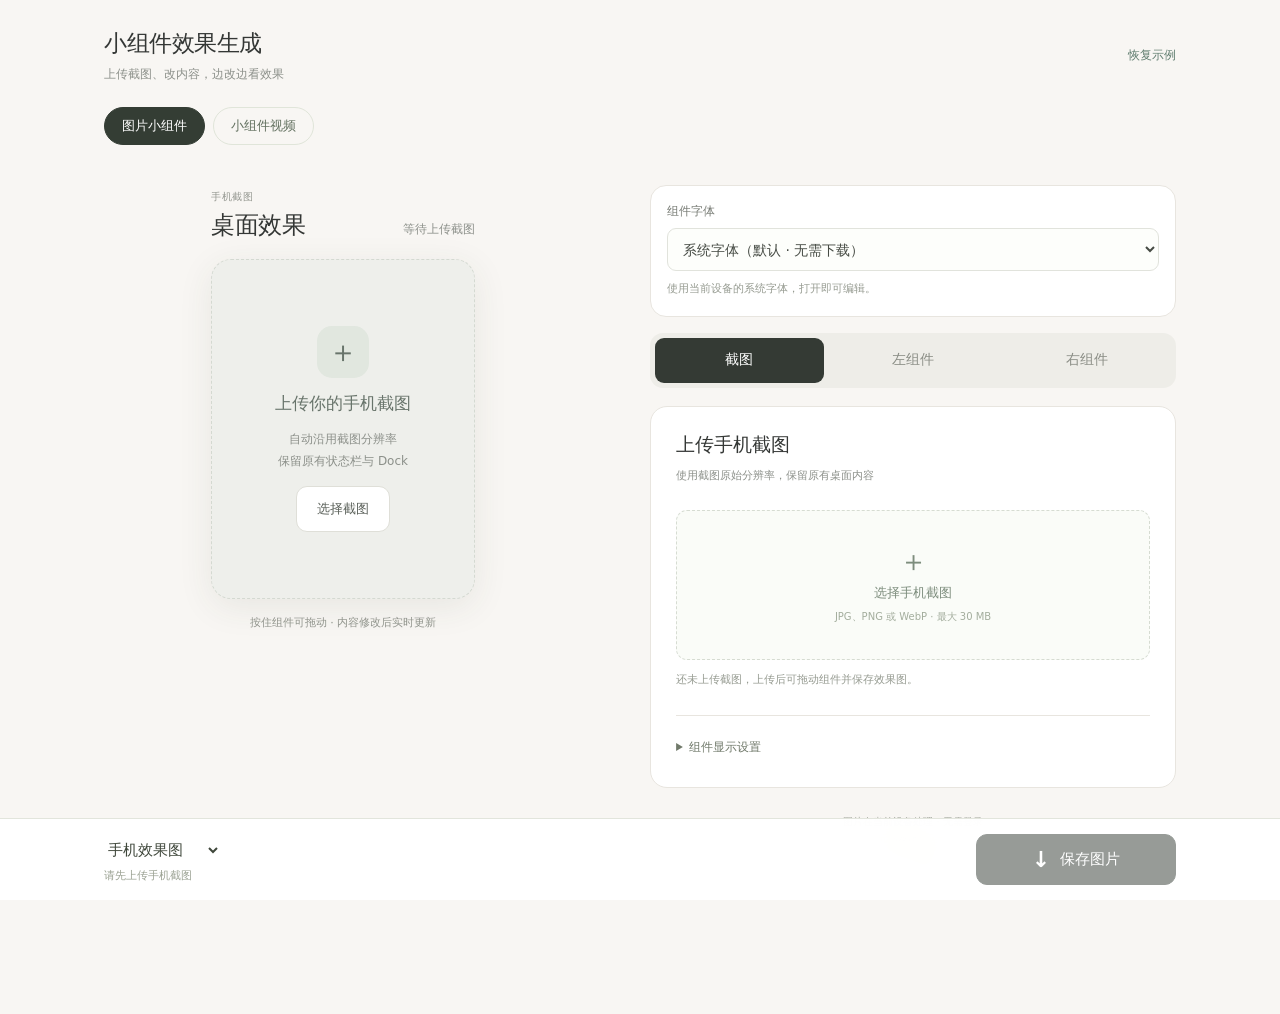
<file: index.html>
<!doctype html>
<html lang="zh-CN">
<head>
  <meta charset="utf-8"><meta name="viewport" content="width=device-width,initial-scale=1,viewport-fit=cover"><meta name="theme-color" content="#f8f6f3">
  <meta name="description" content="上传手机截图、编辑小组件，保存高清 PNG，或制作随消费时间变化的小组件视频。"><title>小组件效果生成</title><link rel="stylesheet" href="./styles.css?v=16">
</head>
<body>
  <header class="header"><div><h1>小组件效果生成</h1><p>上传截图、改内容，边改边看效果</p></div><button id="reset" type="button" class="text-button">恢复示例</button></header>
  <nav class="mode-nav" aria-label="生成方式"><a href="./?v=16" aria-current="page">图片小组件</a><a href="./video.html?v=16">小组件视频</a></nav>
  <main class="editor-layout">
    <section id="preview-section" class="preview-column" aria-label="桌面效果预览">
      <div class="preview-heading"><div><span class="eyebrow" id="phone-device-label">手机截图</span><h2>桌面效果</h2></div><span id="phone-size-label" class="dimensions">等待上传截图</span></div>
      <div id="phone-stage" class="phone-stage empty-preview"><div id="phone-empty" class="phone-empty"><span class="empty-preview-icon" aria-hidden="true">＋</span><strong>上传你的手机截图</strong><p>自动沿用截图分辨率<br>保留原有状态栏与 Dock</p><button id="preview-upload" type="button" class="button">选择截图</button></div><canvas id="phone-canvas" width="1206" height="2622" role="img" aria-label="手机截图与小组件效果" hidden></canvas><div class="phone-interactions" hidden><button id="phone-hit-0" type="button" class="phone-widget-hit" aria-label="左组件，拖动位置，方向键微调" aria-pressed="false"></button><button id="phone-hit-1" type="button" class="phone-widget-hit" aria-label="右组件，拖动位置，方向键微调" aria-pressed="false"></button></div></div>
      <p class="preview-note">按住组件可拖动 · 内容修改后实时更新</p><a id="export-link" class="export-link" target="_blank" rel="noopener" hidden>打开导出原图，长按保存 ↗</a>
    </section>
    <section class="editor-column" aria-label="编辑内容">
      <div class="font-settings"><label for="widget-font">组件字体<select id="widget-font"><option value="system">系统字体（默认 · 无需下载）</option><option value="puhui">阿里普惠体 + Inter（下载约 4.3 MB）</option></select></label><p id="font-status" class="control-note" role="status">使用当前设备的系统字体，打开即可编辑。</p><button id="font-retry" type="button" class="text-button" hidden>重新下载字体</button></div>
      <nav class="editor-tabs" role="tablist" aria-label="编辑区域"><button id="tab-background" type="button" role="tab" aria-selected="true" aria-controls="panel-background" data-editor-tab="background">截图</button><button id="tab-left" type="button" role="tab" aria-selected="false" aria-controls="panel-left" data-editor-tab="left">左组件</button><button id="tab-right" type="button" role="tab" aria-selected="false" aria-controls="panel-right" data-editor-tab="right">右组件</button></nav>
      <!-- 机型、壁纸与背景调整暂时停用，原方案保留在 background-panel-legacy.html。 -->
      <div id="panel-background" class="editor-panel" role="tabpanel" aria-labelledby="tab-background">
        <div class="panel-heading"><div><h2>上传手机截图</h2><p>使用截图原始分辨率，保留原有桌面内容</p></div></div>
        <button id="phone-upload" type="button" class="background-upload"><span class="upload-symbol">＋</span><strong>选择手机截图</strong><span>JPG、PNG 或 WebP · 最大 30 MB</span></button><input id="phone-background" type="file" accept="image/jpeg,image/png,image/webp" hidden>
        <p id="phone-upload-status" class="control-note" role="status">还未上传截图，上传后可拖动组件并保存效果图。</p>
        <details class="settings-details"><summary>组件显示设置</summary>
          <label class="check-line"><input id="phone-snap" type="checkbox" checked> 拖动时吸附网格</label><p class="control-note">组件下方名称固定显示：喵喵记账</p>
          <label>组件圆角 <span id="phone-corner-value">16%</span><input id="phone-corner" type="range" min="0" max="24" step="1" value="16"></label><button id="phone-layout-reset" type="button" class="text-button">恢复两个组件的大小与位置</button>
        </details>
      </div>
      <div id="panel-left" role="tabpanel" aria-labelledby="tab-left" hidden></div><div id="panel-right" role="tabpanel" aria-labelledby="tab-right" hidden></div>
      <button id="jump-preview" type="button" class="button preview-jump">查看桌面效果 ↑</button>
      <footer>图片在当前设备处理 · 无需登录<br><a href="https://github.com/BOOOER25/spending-widget-generator" target="_blank" rel="noopener">开源代码与许可</a><details><summary>关于免费抠图</summary><p>使用 IMG.LY 开源模型在当前设备抠图，首次下载约 40 MB 资源。网络不佳时可重试，或直接上传透明 PNG。用户图片不经过图片生成服务。</p></details></footer>
    </section>
  </main>
  <div class="save-bar"><div class="save-bar-inner"><label class="save-format"><select id="save-target" aria-label="保存图片类型"><option value="phone">手机效果图</option><option value="left">左组件</option><option value="right">右组件</option></select><span id="save-dimensions">请先上传手机截图</span></label><button id="save-image" type="button" class="button primary" disabled><span aria-hidden="true">↓</span> 保存图片</button></div></div>
  <div id="toast" class="toast" role="status" aria-live="polite" hidden></div>
  <dialog id="crop-dialog"><form method="dialog"><div class="dialog-heading"><h2>调整商品图片</h2><button type="submit" class="icon-button" aria-label="关闭">×</button></div><canvas id="crop-preview" width="680" height="680" aria-label="商品裁切效果"></canvas><label>放大<input id="crop-zoom" type="range" min="1" max="3" step=".02"></label><label>左右位置<input id="crop-x" type="range" min="0" max="100"></label><label>上下位置<input id="crop-y" type="range" min="0" max="100"></label><button type="submit" class="button primary full">完成调整</button></form></dialog>
  <script type="module" src="./app.js?v=16"></script>
</body>
</html>
</file>
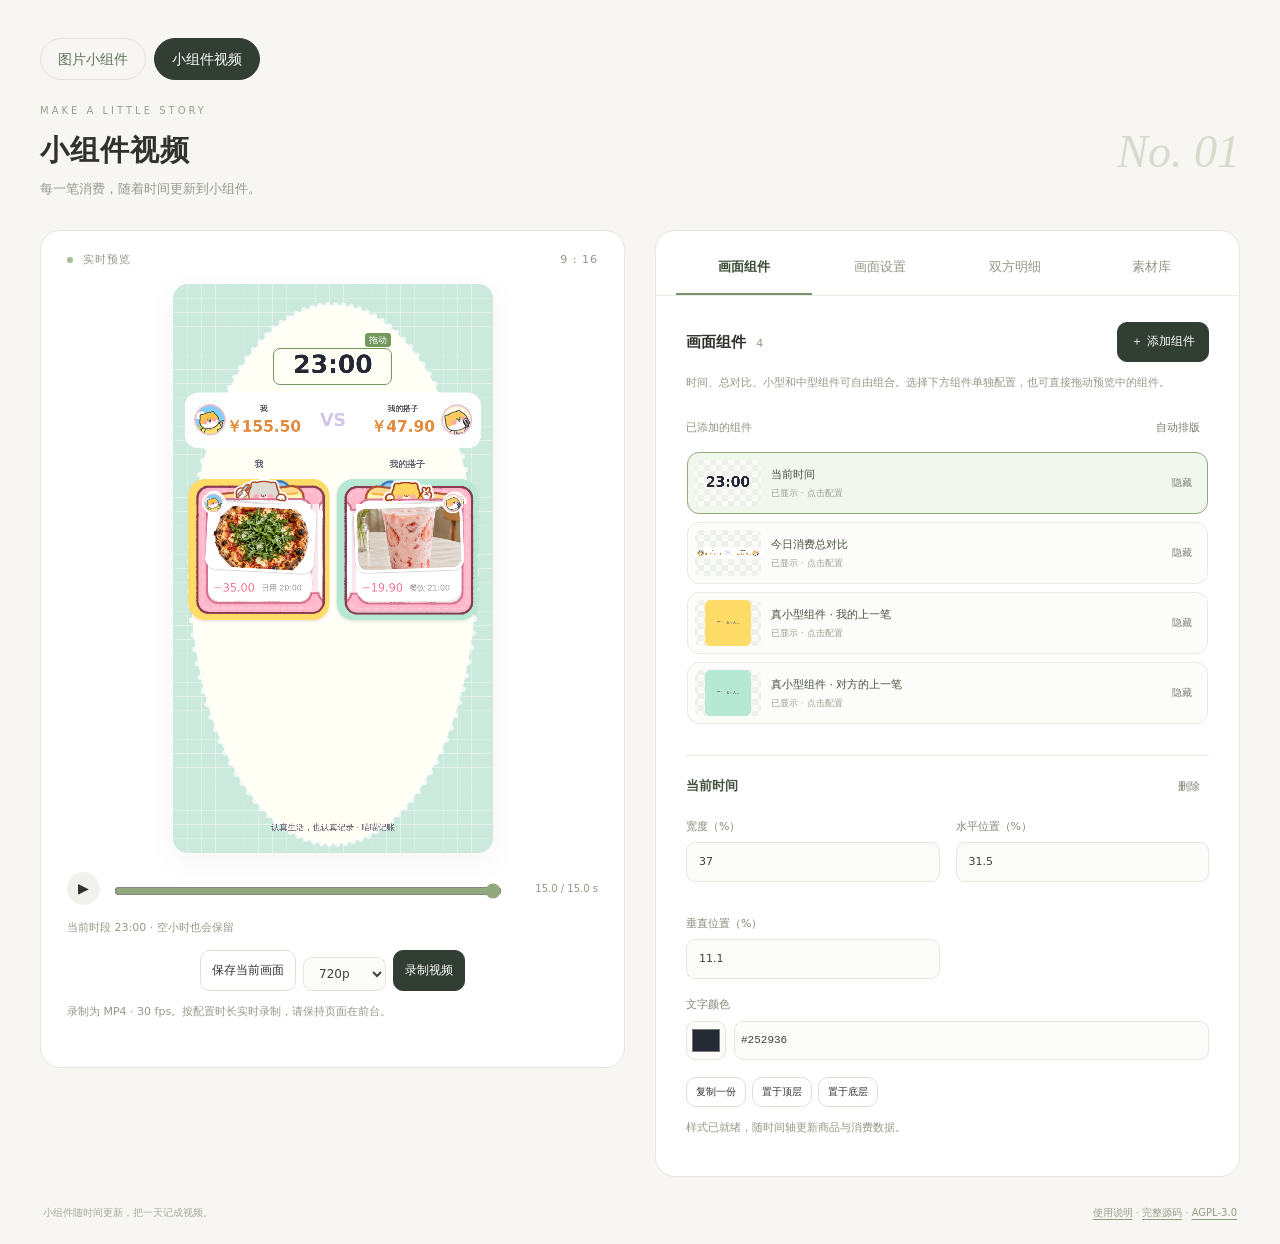
<file: video.html>
<!doctype html>
<html lang="zh-CN">
<head>
  <meta charset="UTF-8"><meta name="viewport" content="width=device-width,initial-scale=1">
  <title>小组件视频</title><meta name="color-scheme" content="light">
  <link rel="stylesheet" href="./video.css?v=16"><script type="module" src="./video.js?v=16"></script>
</head>
<body>
  <main>
    <nav class="mode-nav" aria-label="生成方式"><a href="./?v=16">图片小组件</a><a href="./video.html?v=16" aria-current="page">小组件视频</a></nav>
    <section class="workspace-heading"><div><p class="eyebrow">MAKE A LITTLE STORY</p><h1 id="project-title"></h1><p id="project-subtitle"></p></div><span class="project-number" id="project-number"></span></section>
    <div class="workspace">
      <section class="preview-panel" aria-label="动画预览">
        <div class="panel-title"><span><i class="dot"></i> 实时预览</span><span>9 : 16</span></div>
        <div class="canvas-wrap"><canvas id="preview" width="1080" height="1920" role="img" aria-label="小组件随消费时间更新的动画画面"></canvas><div id="component-overlay" aria-label="组件位置编辑层"></div><div id="record-badge" hidden>● 正在录制</div></div>
        <div class="transport"><button id="play" class="play-button" aria-label="播放动画">▶</button><input id="seek" type="range" min="0" max="15" step=".01" aria-label="预览进度"><output id="clock">0.0 / 15.0 s</output></div>
        <p id="hour-status" class="note" aria-live="off"></p>
        <div class="preview-actions"><button id="save-png">保存当前画面</button><button id="save-receipt" hidden>保存完整小票</button><select id="resolution" aria-label="录制分辨率"><option value="720">720p</option><option value="1080">1080p</option></select><button id="record" class="primary">录制视频</button><button id="cancel-record" hidden>取消录制</button></div>
        <p id="record-help" class="note"></p><div id="video-result" hidden><video id="result-player" controls playsinline></video><a id="video-download" class="download-link">下载录制视频</a></div>
      </section>
      <section class="editor-panel" aria-label="内容配置">
        <nav class="tabs" aria-label="编辑内容"><button data-tab="components" aria-selected="true">画面组件</button><button data-tab="scene" aria-selected="false">画面设置</button><button data-tab="orders" aria-selected="false">双方明细</button><button data-tab="assets" aria-selected="false">素材库</button></nav>
        <div id="panel-components" class="tab-panel">
          <div class="component-toolbar"><h2>画面组件 <span id="component-count">0</span></h2><div class="component-add-wrap">
            <button id="add-component" class="primary" aria-expanded="false" aria-controls="component-menu">＋ 添加组件</button>
            <section id="component-menu" class="component-menu" aria-label="添加组件" hidden>
              <div class="catalog-heading"><strong>选择要添加的组件</strong><button id="close-component-menu" class="quiet" aria-label="关闭添加菜单">×</button></div>
              <p id="catalog-status" class="note"></p><div id="component-catalog" class="component-catalog"></div>
            </section>
          </div></div>
          <p class="note">时间、总对比、小型和中型组件可自由组合。选择下方组件单独配置，也可直接拖动预览中的组件。</p>
          <div class="component-list-toolbar"><span>已添加的组件</span><button id="arrange-components" class="quiet">自动排版</button></div>
          <div id="component-list" aria-label="已添加组件"></div><p id="components-empty" class="note" hidden>画面还没有组件，点「添加组件」开始组合。</p>
          <section id="component-inspector" class="component-inspector" aria-label="所选组件配置" hidden></section>
          <p id="template-status" class="note" role="status">正在准备小组件样式…</p><button id="template-retry" hidden>重新加载样式</button>
        </div>
        <div id="panel-scene" class="tab-panel" hidden>
          <div class="section-label"><span>01</span><h2>设置这段视频</h2></div>
          <p class="note">顶部标题留空，方便在社媒添加素材。时间与总对比等内容均在「画面组件」中单独添加。</p>
          <label>底部文案<input id="footer" maxlength="60"></label>
          <div class="field-grid"><label>展示单位<select id="unit"><option value="元">消费金额 · 元</option></select></label><label>视频时长（秒）<input id="duration" type="number" min="4" max="60" step="1"></label></div>
          <div class="section-label"><span>02</span><h2>背景与时间轴</h2></div>
          <div class="field-grid"><label>时间轴安排<select id="timelineMode"><option value="clock">逐小时推进，保留空小时（推荐）</option><option value="manual">手动填写出现秒数</option></select></label><label>商品展示方式<select id="imageMode"><option value="photo">保留原图</option><option value="cutout">透明贴纸（选择已抠图素材）</option></select></label></div>
          <p class="note">默认从 07:00 逐小时推进到 23:00，空小时照常经过；有更早的消费时自动提前开始。组件共用消费明细与时间轴，可同时展示中型对比和双方的小型组件。</p>
          <label>背景配色<select id="theme"><option value="pink">草莓格纹</option><option value="mint">薄荷手账</option><option value="lilac">香芋小票</option></select></label>
          <div class="upload-row"><button id="upload-bg">上传自定义背景</button><button id="clear-bg" class="quiet">恢复配色背景</button></div>
          <div class="section-label"><span>03</span><h2>双方信息与月初数据</h2></div>
          <div id="people" class="people-grid"></div>
          <div class="section-label"><span>04</span><h2>加一点氛围</h2></div>
          <button id="upload-music">上传背景音乐</button><button id="clear-music" class="quiet">移除音乐</button><p id="music-status" class="note">未添加背景音乐，导出为无声视频。</p>
          <p class="note">音乐随视频一同导出；预览时仅播放画面。</p>
          <details><summary>操作说明</summary><p class="note">在「画面组件」点添加，预览当前时刻的内容后选择一种组件；可重复添加、独立设置归属、位置、大小、时间、圆角和外底，拖动调整位置或使用自动排版。整点时钟保留空小时；消费记录从下方弹出。草稿自动保存，图片与视频导出不含编辑选框。录制时保持页面前台。</p><button id="reset" class="quiet">重新载入示例</button></details>
        </div>
        <div id="panel-orders" class="tab-panel" hidden>
          <div class="section-label"><span>01</span><h2>添加多笔消费</h2></div>
          <div class="order-toolbar"><select id="side-filter" aria-label="查看哪一方明细"><option value="0">我的明细</option><option value="1">搭子的明细</option></select><button id="add-item" class="primary">＋ 添加一笔</button></div>
          <p class="note">每方最多 18 笔。按消费时间自动排序；小组件展示当前最新一笔，消费总额随时间累加。</p><div id="orders"></div>
        </div>
        <div id="panel-assets" class="tab-panel" hidden>
          <div class="section-label"><span>01</span><h2>商品图片素材库</h2></div>
          <button id="upload-assets" class="primary">＋ 上传图片素材</button><p class="note">可多选 JPG、PNG、WebP。抠图后保留原图，生成一份可重复使用的透明贴纸。</p>
          <div id="cutout-status" class="processing" hidden><span></span><button id="cancel-cutout">取消处理</button></div><div id="assets" class="asset-grid"></div>
        </div>
      </section>
    </div>
    <footer class="site-footer"><span>小组件随时间更新，把一天记成视频。</span><span><a href="./README.md">使用说明</a> · <a href="./source.zip">完整源码</a> · <a href="./LICENSE.md">AGPL-3.0</a></span></footer>
  </main>
  <input id="image-picker" type="file" accept="image/jpeg,image/png,image/webp" hidden>
  <input id="assets-picker" type="file" accept="image/jpeg,image/png,image/webp" multiple hidden>
  <input id="music-picker" type="file" accept="audio/mpeg,audio/mp3,audio/wav,audio/x-wav,audio/ogg,audio/mp4,audio/webm,audio/aac" hidden>
  <div id="toast" role="status" hidden></div><div id="fatal" hidden role="alert"></div>
</body>
</html>
</file>
<file: styles.css>
@font-face{font-family:"Widget Inter";src:url('./widget-inter.woff2') format('woff2');font-style:normal;font-weight:100 900;font-display:swap}
@font-face{font-family:"Widget PuHui";src:url('./widget-puhui.woff2') format('woff2');font-style:normal;font-weight:400;font-display:swap}
:root{font-family:"PingFang SC","Microsoft YaHei",system-ui,sans-serif;color:#343735;background:#f8f6f3;font-synthesis:none;--line:#e8e5df;--muted:#8c908a;--accent:#647b70}*{box-sizing:border-box}body{margin:0;padding-bottom:110px}button,input,select{font:inherit}button,a,input,select{touch-action:manipulation}button{cursor:pointer}button:disabled{opacity:.5;cursor:wait}[hidden]{display:none!important}a{color:#647b70;text-underline-offset:4px}h1,h2,h3,p{margin:0}button:focus-visible,a:focus-visible,input:focus-visible,select:focus-visible,summary:focus-visible{outline:3px solid #96b1a2;outline-offset:3px}input[type=checkbox],input[type=range]{accent-color:var(--accent)}
.header{max-width:1120px;margin:auto;display:flex;align-items:center;justify-content:space-between;gap:16px;padding:28px 24px 24px}.header h1{font-size:23px;font-weight:650;letter-spacing:-.5px}.header p{font-size:12px;color:var(--muted);margin-top:7px}.text-button{border:0;padding:6px 0;background:transparent;color:#617e70;font-size:12px;min-height:32px;white-space:nowrap}.text-button:hover{text-decoration:underline}.button{border:1px solid #dfdfd8;background:white;color:#5a6059;border-radius:11px;padding:12px 20px;min-height:46px;font-size:13px;display:inline-flex;align-items:center;justify-content:center;gap:10px}.button:hover{background:#f1f4f0}.button.primary{background:#303931;color:white;border-color:#303931;font-weight:600}.button.primary:hover{background:#465347}.full{width:100%}
.editor-layout{max-width:1120px;display:grid;grid-template-columns:minmax(0,1fr) minmax(0,1.1fr);gap:68px;margin:0 auto;padding:16px 24px 0;align-items:start}.preview-column{position:sticky;top:24px;min-width:0;width:100%;max-width:380px;margin:0 auto;scroll-margin-top:15px}.preview-heading{display:flex;align-items:end;justify-content:space-between;gap:15px;margin:0 0 18px}.eyebrow{font-size:10px;font-weight:600;letter-spacing:.5px;color:#92958e}.preview-heading h2{font-size:24px;letter-spacing:-.4px;margin-top:5px}.dimensions{font-size:12px;color:#8c908a;white-space:nowrap;margin-bottom:3px}.phone-stage{position:relative;isolation:isolate;width:100%;aspect-ratio:1206/2622;overflow:hidden;box-shadow:0 8px 35px #39473416;background:#8fa1b8}.phone-stage canvas{width:100%;height:100%;display:block}.phone-interactions{position:absolute;inset:0;pointer-events:none}.phone-widget-hit{position:absolute;pointer-events:auto;touch-action:none;cursor:grab;background:transparent;border:0;padding:0;-webkit-tap-highlight-color:transparent}.phone-widget-hit.selected{outline:1px dashed #fff9;outline-offset:3px}.phone-widget-hit:active{cursor:grabbing}.phone-widget-hit:focus-visible{outline:2px solid #7ba58a;outline-offset:4px}.preview-note{font-size:11px;color:#92958e;line-height:1.8;text-align:center;margin-top:14px}.export-link{display:block;font-size:12px;line-height:1.8;text-align:center;margin-top:10px}
.editor-column{min-width:0}.editor-tabs{display:flex;gap:5px;background:#eeede8;padding:5px;border-radius:13px;margin-bottom:18px;position:sticky;top:12px;z-index:5}.editor-tabs button{flex:1;min-width:0;border:0;border-radius:9px;background:transparent;font-size:14px;font-weight:600;color:#8b8e86;min-height:45px}.editor-tabs [aria-selected=true]{background:#343a34;color:white}.editor-panel{background:#fff;border:1px solid var(--line);border-radius:17px;padding:25px}.panel-heading{display:flex;justify-content:space-between;align-items:start;gap:12px;margin-bottom:25px}.panel-heading h2{font-size:19px;font-weight:650}.panel-heading p{font-size:11px;line-height:1.8;color:var(--muted);margin-top:8px}.panel-heading .text-button{padding-top:0}.editor-panel label{display:block;color:#787c75;font-size:12px;line-height:1.6;margin-top:17px}.editor-panel input:not([type=checkbox]):not([type=range]):not([type=file]),.editor-panel select{display:block;width:100%;min-width:0;min-height:43px;margin-top:7px;border:1px solid #e1e3dc;background:#fdfefb;color:#464b44;border-radius:9px;padding:10px 11px;font-size:14px}.editor-panel select{cursor:pointer}.editor-panel input[type=range]{width:100%;display:block;margin:10px 0 0;min-height:28px}.editor-panel .check-line{display:flex;align-items:center;gap:7px;font-size:12px}.check-line input{width:17px;height:17px;flex-shrink:0;margin:0}.field-label{display:block;font-size:12px;color:#787c75;margin:22px 0 9px}.segmented{display:flex;gap:4px;padding:4px;border-radius:10px;background:#f3f3ef;border:1px solid #ebece6}.segmented button{border:1px solid transparent;border-radius:7px;background:transparent;flex:1;min-width:0;min-height:39px;font-size:12px;color:#8b9086}.segmented [aria-pressed=true]{background:white;border-color:#d8dfd6;color:#45634f;box-shadow:0 1px 5px #49614007}.control-note{font-size:11px;line-height:1.85;color:#969b91;margin-top:10px}.background-upload{width:100%;border:1px dashed #d6dcd2;border-radius:11px;background:#fafcf8;color:#7d8d7d;display:flex;align-items:center;justify-content:center;flex-direction:column;gap:8px;min-height:150px;margin-top:22px}.background-upload:hover{background:#f3f7ef}.background-upload strong{font-size:13px;font-weight:500}.background-upload>span:last-child{font-size:10px;color:#a3ad9d}.upload-symbol{font-size:29px;line-height:1;font-weight:300}.settings-details{border-top:1px solid var(--line);margin-top:24px;padding-top:16px}.settings-details summary{font-size:12px;color:#70796a;min-height:30px;line-height:30px;cursor:pointer}.settings-details>.text-button{margin-top:12px}.desktop-disclosure{margin-top:17px}.person-overview{display:flex;gap:16px;align-items:center;margin-bottom:23px}.identity{display:flex;gap:12px;align-items:center;min-width:0;flex:1}.identity label{flex:1;min-width:0;margin-top:0}.avatar-button{position:relative;flex-shrink:0;width:52px;height:52px;border:0;padding:0;border-radius:50%;overflow:hidden;background:#eee}.avatar-button img{width:100%;height:100%;object-fit:cover;display:block}.avatar-button span{position:absolute;bottom:0;left:0;right:0;font-size:9px;color:white;background:#34403580;padding:3px 0}.single-preview{display:block;width:114px;height:114px;flex-shrink:0;border-radius:0;box-shadow:0 2px 12px #3d46300b}.field-grid{display:grid;grid-template-columns:minmax(0,1fr) minmax(0,1fr);gap:17px 16px}.field-grid label{margin:0}.visibility-label{margin:0!important;white-space:nowrap}.image-upload{display:block;width:100%;height:190px;position:relative;border:1px solid #e5e7df;border-radius:10px;padding:0;overflow:hidden;background:#f0f2eb}.image-upload img{width:100%;height:100%;object-fit:cover;display:block}.image-upload>span{position:absolute;bottom:0;left:0;right:0;background:linear-gradient(transparent,#212b2299);padding:13px;color:white;font-size:11px;text-align:left}.image-buttons,.cutout-actions{display:flex;align-items:center;justify-content:space-between;gap:12px;margin:7px 0 17px}.cutout-actions{justify-content:start;gap:22px;margin:7px 0}.processing{background:#f7f2e7;border-radius:8px;color:#a28a4c;font-size:12px;padding:12px;margin-top:12px}.processing button{display:block}.ratio-inputs{display:flex;gap:15px;align-items:center}.ratio-inputs>input{flex:1;min-width:0}.ratio-inputs>div{display:flex;align-items:center;gap:5px;flex-shrink:0}.ratio-inputs input[type=number]{width:75px!important}.save-single{width:100%;margin-top:22px;font-size:12px}.preview-jump{display:none}.is-busy .segmented{pointer-events:none;opacity:.6}footer{color:#a4a89f;font-size:10px;text-align:center;line-height:2;margin:24px 0;padding:0 10px}footer details{margin:8px auto;max-width:420px}footer summary{cursor:pointer}footer p{text-align:left;margin-top:8px}footer a{color:#8f9a8b}
.save-bar{position:fixed;z-index:10;bottom:0;left:0;right:0;background:#fffffff5;border-top:1px solid #e2e5dc;backdrop-filter:blur(12px);padding:15px 24px max(15px,env(safe-area-inset-bottom))}.save-bar-inner{max-width:1072px;margin:auto;display:flex;justify-content:space-between;align-items:center;gap:20px}.save-format{min-width:0}.save-format select{font-size:15px;font-weight:600;border:0;background:transparent;color:#3f473b;padding:0 22px 0 0;cursor:pointer;min-height:27px}.save-format span{display:block;font-size:11px;color:#9ba293;margin-top:4px}.save-bar .primary{min-width:200px;min-height:49px;font-size:15px}.save-bar .primary>span{font-size:22px}.toast{position:fixed;bottom:110px;left:50%;transform:translateX(-50%);max-width:min(90vw,550px);background:#354638ee;color:white;border-radius:12px;padding:13px 20px;z-index:30;font-size:12px;line-height:1.8}.dialog-heading{display:flex;justify-content:space-between;align-items:center;margin-bottom:20px}.dialog-heading h2{font-size:18px}.icon-button{font-size:25px;border:0;background:transparent;color:#94998d;width:35px;height:35px}dialog{width:370px;max-width:92vw;border:1px solid #dfe4d9;border-radius:18px;padding:23px;color:#4e5a46}dialog::backdrop{background:#27342966;backdrop-filter:blur(4px)}dialog canvas{width:220px;max-width:100%;display:block;margin:auto}dialog label{display:block;font-size:12px;line-height:1.8;margin:17px 0}dialog input[type=range]{display:block;width:100%;margin-top:8px}input[type=file]{display:none}
@media(min-width:761px){.preview-column{max-width:min(380px,calc((100svh - 300px)*.44))}}
@media(max-width:1050px){.editor-layout{gap:35px}.editor-panel{padding:21px}.single-preview{width:100px;height:100px}.person-overview{gap:13px}.identity{gap:8px}.avatar-button{width:44px;height:44px}}
@media(max-width:760px){body{padding-bottom:100px}.header{padding:21px 20px 18px}.header h1{font-size:21px}.header p{font-size:11px}.header .text-button{font-size:11px}.editor-layout{display:flex;flex-direction:column;gap:19px;padding:5px 16px 0}.preview-column{position:static;width:100%;max-width:100%}.preview-heading{margin:0 3px 16px}.preview-heading h2{font-size:24px}.eyebrow{font-size:9px}.dimensions{font-size:11px}.phone-stage{width:min(60vw,220px);margin:auto}.preview-note{font-size:10px;margin-top:13px}.editor-column{width:100%}.editor-tabs{top:0;border-radius:0;margin:0 -16px;padding:8px 16px;background:#f8f6f3f5;border-top:1px solid #e8e9e1;border-bottom:1px solid #e8e9e1;backdrop-filter:blur(10px)}.editor-tabs button{min-height:45px;font-size:14px}.editor-panel{border:0;background:transparent;border-radius:0;padding:26px 4px 16px}.panel-heading{margin-bottom:23px}.panel-heading h2{font-size:19px}.editor-panel input:not([type=checkbox]):not([type=range]):not([type=file]),.editor-panel select{font-size:16px;min-height:46px;background:#fff}.field-grid{gap:18px 14px}.background-upload{background:#fff;min-height:140px}.editor-panel label{font-size:12px}.settings-details{margin-top:21px}.single-preview{width:112px;height:112px}.identity{gap:10px}.identity label{font-size:11px}.avatar-button{width:45px;height:45px}.person-overview{gap:16px}.segmented button{font-size:13px}.preview-jump{display:flex;width:100%;margin:8px 0 20px}.save-bar{padding:12px 20px max(12px,env(safe-area-inset-bottom))}.save-bar .primary{min-width:154px;font-size:14px;min-height:47px}.save-format select{font-size:14px;max-width:150px}.save-format span{font-size:10px}.toast{bottom:max(98px,calc(80px + env(safe-area-inset-bottom)))}footer{margin:20px 0 10px}}
@media(max-width:360px){.phone-stage{width:66vw}.single-preview{width:95px;height:95px}.person-overview{gap:11px}.identity{gap:7px}.avatar-button{width:38px;height:38px}.save-bar .primary{min-width:140px}.header h1{font-size:20px}}
@media(prefers-reduced-motion:reduce){*{scroll-behavior:auto!important;transition:none!important}}

.avatar-note{font-size:11px;color:var(--muted);line-height:1.8}
.background-adjustments{margin-top:22px;padding-top:18px;border-top:1px solid var(--line)}
.adjustment-heading{display:flex;justify-content:space-between;align-items:center;font-size:13px}
.background-adjustments label output{float:right;font-variant-numeric:tabular-nums;color:#414b43}
.background-adjustments input[type=range]{display:block;width:100%;margin:12px 0 18px;min-height:24px}
.background-position-details{font-size:12px;color:#787c75;margin-top:15px}
#background-position-mode[aria-pressed=true]{background:#eaf0e9;border-color:#8da48e;color:#354f3c}
.phone-stage.adjusting-background{touch-action:none;cursor:move;outline:2px solid #8da48e;outline-offset:5px}
.phone-stage.adjusting-background .phone-widget-hit{pointer-events:none;outline:0}

/* Screenshot-only mode; legacy wallpaper controls are paused. */
.font-settings{background:#fff;border:1px solid var(--line);border-radius:16px;padding:16px;margin-bottom:16px}.font-settings label{margin:0}.font-settings .control-note{margin-top:8px}.phone-stage.empty-preview{aspect-ratio:auto!important;min-height:340px;display:flex;align-items:center;justify-content:center;background:#eeefeb;border:1px dashed #d4d9d1;border-radius:20px}.phone-empty{text-align:center;padding:40px 20px;color:#68746b;display:flex;flex-direction:column;align-items:center;gap:14px}.phone-empty strong{font-size:17px;font-weight:600}.phone-empty p{font-size:12px;line-height:1.8;color:var(--muted)}.empty-preview-icon{font-size:30px;line-height:1;width:52px;height:52px;border-radius:15px;background:#e1e7df;display:grid;place-items:center}.font-settings select{width:100%}
.font-settings label{display:block;font-size:12px;line-height:1.6;color:#787c75}.font-settings select{display:block;min-width:0;min-height:43px;margin-top:7px;border:1px solid #e1e3dc;border-radius:9px;padding:10px 11px;background:#fdfefb;color:#464b44;font-size:14px;cursor:pointer}

/* True widget templates keep the supplied 148:148 / 322:148 geometry. */
.template-label{margin-top:0!important}.template-status:empty{display:none}.template-settings{display:grid;grid-template-columns:1fr 1fr;gap:12px;margin-bottom:22px}.person-overview.is-medium{display:block}.person-overview.is-medium .single-preview{display:block;width:100%;max-width:none;height:auto;aspect-ratio:322/148;border-radius:8px;object-fit:contain}.single-preview{object-fit:contain}.field-grid.single-field{grid-template-columns:1fr}.compare-person{border:1px solid var(--line);border-radius:12px;padding:16px;margin-top:16px}.compare-person h3{font-size:14px;font-weight:600;color:#646c61}.compare-person h4{font-size:12px;font-weight:500;color:#8b9085;margin:20px 0 0}.compare-avatar{display:flex;align-items:center;gap:12px;margin-top:13px}.compare-avatar .control-note{margin:0}.category-row{border-top:1px solid #f0f0eb;padding-top:8px;margin-top:14px;position:relative}.row-index{font-size:10px;color:#a5aca0}.category-row .field-grid label{margin-top:8px}.comparison-editor>.control-note{margin-top:18px}.template-dimensions{font-size:11px}.template-settings .small-skin{min-width:0}
.mode-nav{display:flex;gap:8px;max-width:1080px;margin:0 auto 24px;padding:0 4px}.mode-nav a{padding:9px 17px;border:1px solid #e0e5d9;border-radius:999px;text-decoration:none;color:#637160;font-size:13px}.mode-nav a[aria-current]{background:#343d34;color:white;border-color:#343d34}@media(max-width:700px){.mode-nav{padding:0 18px}}
</file>
<file: video.css>
*{box-sizing:border-box}body{margin:0;background:#f7f6f2;color:#30322f;font:14px/1.6 "Microsoft YaHei",system-ui,sans-serif}button,input,select{font:inherit}button,a,input,select{touch-action:manipulation}button{cursor:pointer;border:1px solid #dedfd7;border-radius:10px;background:#fff;padding:10px 15px;color:inherit;transition:background .15s}button:hover{background:#f3f2ed}button:disabled{opacity:.45;cursor:wait}.primary{background:#323d34;color:#fff;border-color:#323d34}.primary:hover{background:#4d5c50}.quiet{background:transparent;border-color:transparent;color:#777d70}button:focus-visible,input:focus-visible,select:focus-visible,a:focus-visible{outline:3px solid #afc5a8;outline-offset:3px}a{color:#5f745a;text-underline-offset:3px}[hidden]{display:none!important}main{max-width:1340px;margin:auto;padding:38px 40px 20px}.workspace-heading{display:flex;justify-content:space-between;align-items:center;margin-bottom:30px}.eyebrow{font:10px/1.4 system-ui;letter-spacing:3px;color:#98a18e;margin:0 0 9px}h1{font-size:29px;letter-spacing:1px;font-weight:600;margin:0 0 5px}.workspace-heading p:not(.eyebrow){margin:0;color:#969a91;font-size:13px}.project-number{font-family:Georgia,serif;font-style:italic;font-size:46px;color:#d6dbce}.workspace{display:grid;grid-template-columns:minmax(380px,1fr) minmax(400px,1fr);gap:30px;align-items:start}.preview-panel,.editor-panel{background:#fff;border:1px solid #e5e7df;border-radius:20px;overflow:hidden}.preview-panel{padding:20px 26px;position:sticky;top:18px}.panel-title{display:flex;justify-content:space-between;align-items:center;font-size:11px;color:#8f9787;letter-spacing:1px;margin-bottom:16px}.dot{display:inline-block;background:#a7bc99;width:6px;height:6px;border-radius:50%;margin-right:6px}.canvas-wrap{position:relative;width:min(100%,320px);margin:auto;border-radius:15px;overflow:hidden;box-shadow:0 8px 30px #57564b10;background:#f1e4e7}canvas{display:block;width:100%;height:auto;aspect-ratio:9/16}#record-badge{position:absolute;top:12px;left:12px;background:#fdf8;color:#c24b62;padding:3px 9px;border-radius:8px;font-size:12px}.transport{display:flex;align-items:center;gap:12px;margin:19px 0 13px}.play-button{border:0;background:#f0f3eb;border-radius:50%;padding:0;width:33px;height:33px;flex-shrink:0}.transport input{padding:0;min-width:0;accent-color:#a9bb99}.transport output{font-size:10px;color:#8e9684;min-width:82px;text-align:right}.preview-actions{display:flex;gap:7px;flex-wrap:wrap;justify-content:center}.preview-actions button,.preview-actions select{font-size:12px;padding:8px 11px;width:auto}#record-help{min-height:34px}.note{font-size:11px;color:#93998a;line-height:1.9;margin:11px 0}#video-result{border-top:1px solid #eceee6;padding-top:14px}#result-player{width:100%;max-height:250px}.download-link{display:block;text-align:center;padding-top:10px}.tabs{display:flex;border-bottom:1px solid #eaede4;padding:10px 20px 0}.tabs button{flex:1;border:0;background:none;border-radius:0;padding:16px 8px;color:#919787;font-size:13px;border-bottom:2px solid transparent}.tabs button[aria-selected=true]{color:#3c4c34;border-bottom-color:#7a916c;font-weight:600}.tab-panel{padding:26px 30px;min-height:660px}.section-label{display:flex;gap:12px;align-items:center;margin:5px 0 22px}.section-label:not(:first-child){margin-top:32px}.section-label>span{font-size:10px;color:#a6b59a;border:1px solid #e6ebdf;padding:2px 6px;border-radius:5px}h2{font-weight:600;font-size:15px;margin:0}label{display:block;font-size:11px;color:#7e8874;margin-bottom:17px}input,select{display:block;width:100%;border:1px solid #e4e7dd;background:#fbfcf9;border-radius:9px;padding:10px 12px;margin-top:7px;color:#3d4338;min-width:0}input[type=range]{accent-color:#91a97d}.field-grid{display:grid;grid-template-columns:1fr 1fr;gap:16px}.upload-row{display:flex;gap:8px;margin-top:-2px}.upload-row button{font-size:11px}.people-grid{display:grid;grid-template-columns:1fr 1fr;gap:20px}.person{background:#f8faf5;border:1px solid #e6ebdf;border-radius:13px;padding:16px}.avatar-upload{width:49px;height:49px;border-radius:50%;padding:0;overflow:hidden;background:#e2eadb;display:grid;place-items:center;font-size:22px;color:#95a486}.avatar-upload img{width:100%;height:100%;object-fit:cover}.person label{margin:12px 0 0}.person input{background:#fff}details{margin-top:27px;padding-top:14px;border-top:1px solid #ecede7}summary{font-size:12px;color:#8a9280;cursor:pointer}.order-toolbar{display:flex;gap:12px;align-items:center}.order-toolbar select{margin:0;flex:1}.order-toolbar button{white-space:nowrap}.order{border:1px solid #e6e9df;border-radius:12px;margin:16px 0;padding:16px;background:#fdfefa}.order-top{display:flex;align-items:center;justify-content:space-between;margin-bottom:12px}.order-top span{font-size:10px;letter-spacing:1px;color:#a1ac95}.order-top button{padding:2px 8px;font-size:10px}.order-body{display:grid;grid-template-columns:78px 1fr;gap:13px}.order-thumb{width:78px;height:78px;object-fit:contain;border:1px dashed #d8e0cd;border-radius:10px;background:repeating-conic-gradient(#f3f5ef 0% 25%,white 0% 50%) 50%/14px 14px}.order label{margin-bottom:9px}.order input,.order select{font-size:12px;padding:7px 9px;margin-top:4px}.order .field-grid{gap:10px}.order-actions{display:flex;gap:5px;flex-wrap:wrap;margin-top:8px}.order-actions button{font-size:10px;padding:5px 8px}.asset-grid{display:grid;grid-template-columns:repeat(2,1fr);gap:14px;margin-top:20px}.asset-card{border:1px solid #e3e8db;border-radius:12px;padding:10px;overflow:hidden}.asset-card img{display:block;width:100%;height:125px;object-fit:contain;background:repeating-conic-gradient(#f4f5ef 0% 25%,white 0% 50%) 50%/16px 16px;border-radius:7px}.asset-card p{font-size:10px;overflow:hidden;text-overflow:ellipsis;white-space:nowrap;color:#8d9680;margin:6px 0}.asset-card button{font-size:10px;padding:5px 7px;margin-right:4px}.processing{margin-top:18px;padding:12px;background:#f0f4e9;border-radius:10px;font-size:11px;color:#6c7c5b}.processing button{font-size:10px;padding:4px 7px;margin-top:7px}.site-footer{display:flex;justify-content:space-between;gap:20px;padding:28px 3px 3px;color:#a5ac9c;font-size:10px}.site-footer a{color:#929d86}#toast{position:fixed;bottom:25px;left:50%;transform:translateX(-50%);background:#34412f;color:#fff;border-radius:12px;padding:13px 22px;max-width:90vw;font-size:12px;z-index:10;box-shadow:0 5px 30px #0002}#fatal{margin:30px;padding:25px;background:#fff1ec;color:#924f3f}body.busy .editor-panel{opacity:.65;pointer-events:none}body.processing-cutout #cancel-cutout{pointer-events:auto}@media(max-width:850px){main{padding:24px 16px}h1{font-size:24px}.workspace{grid-template-columns:1fr;gap:20px}.preview-panel{position:relative;top:0;padding:16px}.canvas-wrap{max-width:280px}.tab-panel{padding:24px;min-height:0}.site-footer{display:block;text-align:center}.site-footer span{display:block;margin-bottom:8px}.project-number{font-size:35px}.preview-actions{gap:5px}.workspace-heading{margin-bottom:22px}}@media(prefers-reduced-motion:reduce){*{transition:none!important}}
.mode-nav{display:flex;gap:8px;margin-bottom:24px}.mode-nav a{padding:9px 17px;border:1px solid #e0e5d9;border-radius:999px;text-decoration:none}.mode-nav a[aria-current]{background:#323d34;color:white;border-color:#323d34}input[readonly]{background:#efefe9;color:#9c9f95}.people-grid input{max-width:100%}@media(max-width:450px){.tab-panel{padding:19px}.field-grid{gap:10px}.people-grid{gap:10px}.person{padding:12px}.order-toolbar button{padding:10px}.preview-actions button{padding:8px}.mode-nav{margin-bottom:18px}}
.widget-style{min-width:0;margin:0;padding:13px;border:1px solid #e6ebdf;border-radius:12px;background:#f8faf5}.widget-style legend{font-size:11px;color:#6c7c5b;padding:0 5px}.widget-style label:last-child{margin-bottom:0}.widget-style output{float:right;color:#6c7c5b}.style-color-row{display:flex;align-items:center;gap:8px}.style-color-row input[type=color]{flex:0 0 40px;width:40px;height:39px;padding:3px}.style-color-row input[type=text]{width:100%;font:11px/1.6 ui-monospace,monospace;padding:10px 6px}.widget-style input:disabled{opacity:.5}.widget-style-grid{margin:4px 0 10px}@media(max-width:450px){.widget-style{padding:10px}.style-color-row{gap:5px}}
.component-toolbar,.component-list-toolbar,.catalog-heading,.inspector-heading{display:flex;align-items:center;justify-content:space-between;gap:10px}.component-toolbar h2{white-space:nowrap}.component-toolbar h2 span{font:11px system-ui;color:#8f9c82;margin-left:5px}.component-add-wrap{position:relative}.component-toolbar .primary{font-size:12px;padding:9px 13px}.component-menu{position:absolute;top:calc(100% + 9px);right:0;width:min(420px,calc(100vw - 64px));max-height:65vh;overflow:auto;z-index:8;background:white;border:1px solid #dce4d3;border-radius:16px;padding:15px;box-shadow:0 14px 45px #26302126}.catalog-heading strong{font-size:13px;color:#465340}.catalog-heading button{padding:0 7px;font-size:22px}.component-catalog{display:grid;grid-template-columns:1fr 1fr;gap:9px}.catalog-option{text-align:left;padding:8px;border-color:#e3e9dc;background:#fcfdf9}.catalog-option>span:last-child{display:block;font-size:10px;line-height:1.6;margin-top:7px}.catalog-picture{height:74px;display:flex;align-items:center;justify-content:center;border-radius:7px;overflow:hidden;background:repeating-conic-gradient(#edf1e9 0% 25%,#fafbf8 0% 50%) 50%/14px 14px}.catalog-picture canvas,.component-thumb canvas{aspect-ratio:auto;width:auto;height:auto;max-width:100%;max-height:100%;object-fit:contain}.component-list-toolbar{color:#89957d;font-size:11px;margin:20px 0 8px}.component-list-toolbar button{font-size:11px;padding:5px 8px}#component-list{max-height:318px;overflow:auto;padding:1px}.component-row{display:flex;align-items:center;border:1px solid #e8ece2;border-radius:12px;margin-bottom:8px;padding:7px;background:#fcfdfb}.component-row.selected{border-color:#8faa7c;background:#f2f7ee}.component-row.muted{opacity:.6}.component-pick{display:flex;align-items:center;gap:10px;text-align:left;flex:1;min-width:0;border:0;background:none!important;padding:0}.component-thumb{display:flex;align-items:center;justify-content:center;flex:0 0 66px;height:46px;background:repeating-conic-gradient(#edf1e9 0% 25%,#fafbf8 0% 50%) 50%/12px 12px;border-radius:6px;overflow:hidden}.component-row-text{display:flex;flex-direction:column;min-width:0}.component-row-text strong{font-size:11px;color:#46523d;font-weight:500;white-space:nowrap;overflow:hidden;text-overflow:ellipsis}.component-row-text>span{font-size:9px;color:#99a18f;margin-top:2px}.component-row>.quiet{padding:5px 7px;font-size:10px;flex-shrink:0}.component-inspector{margin-top:22px;border-top:1px solid #e5ebdd;padding-top:16px}.inspector-heading{margin-bottom:16px}.inspector-heading h3{font-size:13px;font-weight:600;margin:0;color:#46523d}.inspector-heading .quiet{font-size:11px;padding:5px 8px}.component-inspector output{float:right;color:#819574}.component-inspector .component-actions{display:flex;gap:6px;flex-wrap:wrap;margin-top:17px}.component-actions button{font-size:10px;padding:6px 9px}.component-inspector input:disabled{opacity:.5}#component-overlay{position:absolute;inset:0;pointer-events:none;overflow:visible}#component-overlay .canvas-component{position:absolute;padding:0;border:1.5px solid transparent;border-radius:7px;background:transparent!important;pointer-events:auto;touch-action:none;cursor:move;min-width:0}#component-overlay .canvas-component:hover{border-color:#fff9}#component-overlay .canvas-component.selected{border-color:#73985c;box-shadow:0 0 0 1px #fffc}#component-overlay .canvas-component.selected::after{content:'拖动';position:absolute;top:-16px;right:0;background:#73985c;color:#fff;font:9px/14px system-ui;padding:0 4px;border-radius:3px;white-space:nowrap}body.busy #component-overlay{display:none}#record-badge{z-index:5}@media(max-width:450px){.tabs{padding:6px 10px 0}.tabs button{font-size:12px;padding:15px 3px}.component-toolbar .primary{font-size:11px}.component-thumb{flex-basis:48px;height:42px}.component-row-text strong{font-size:10px}.component-menu{padding:12px}.component-row>.quiet{font-size:9px}.catalog-picture{height:64px}}
</file>
